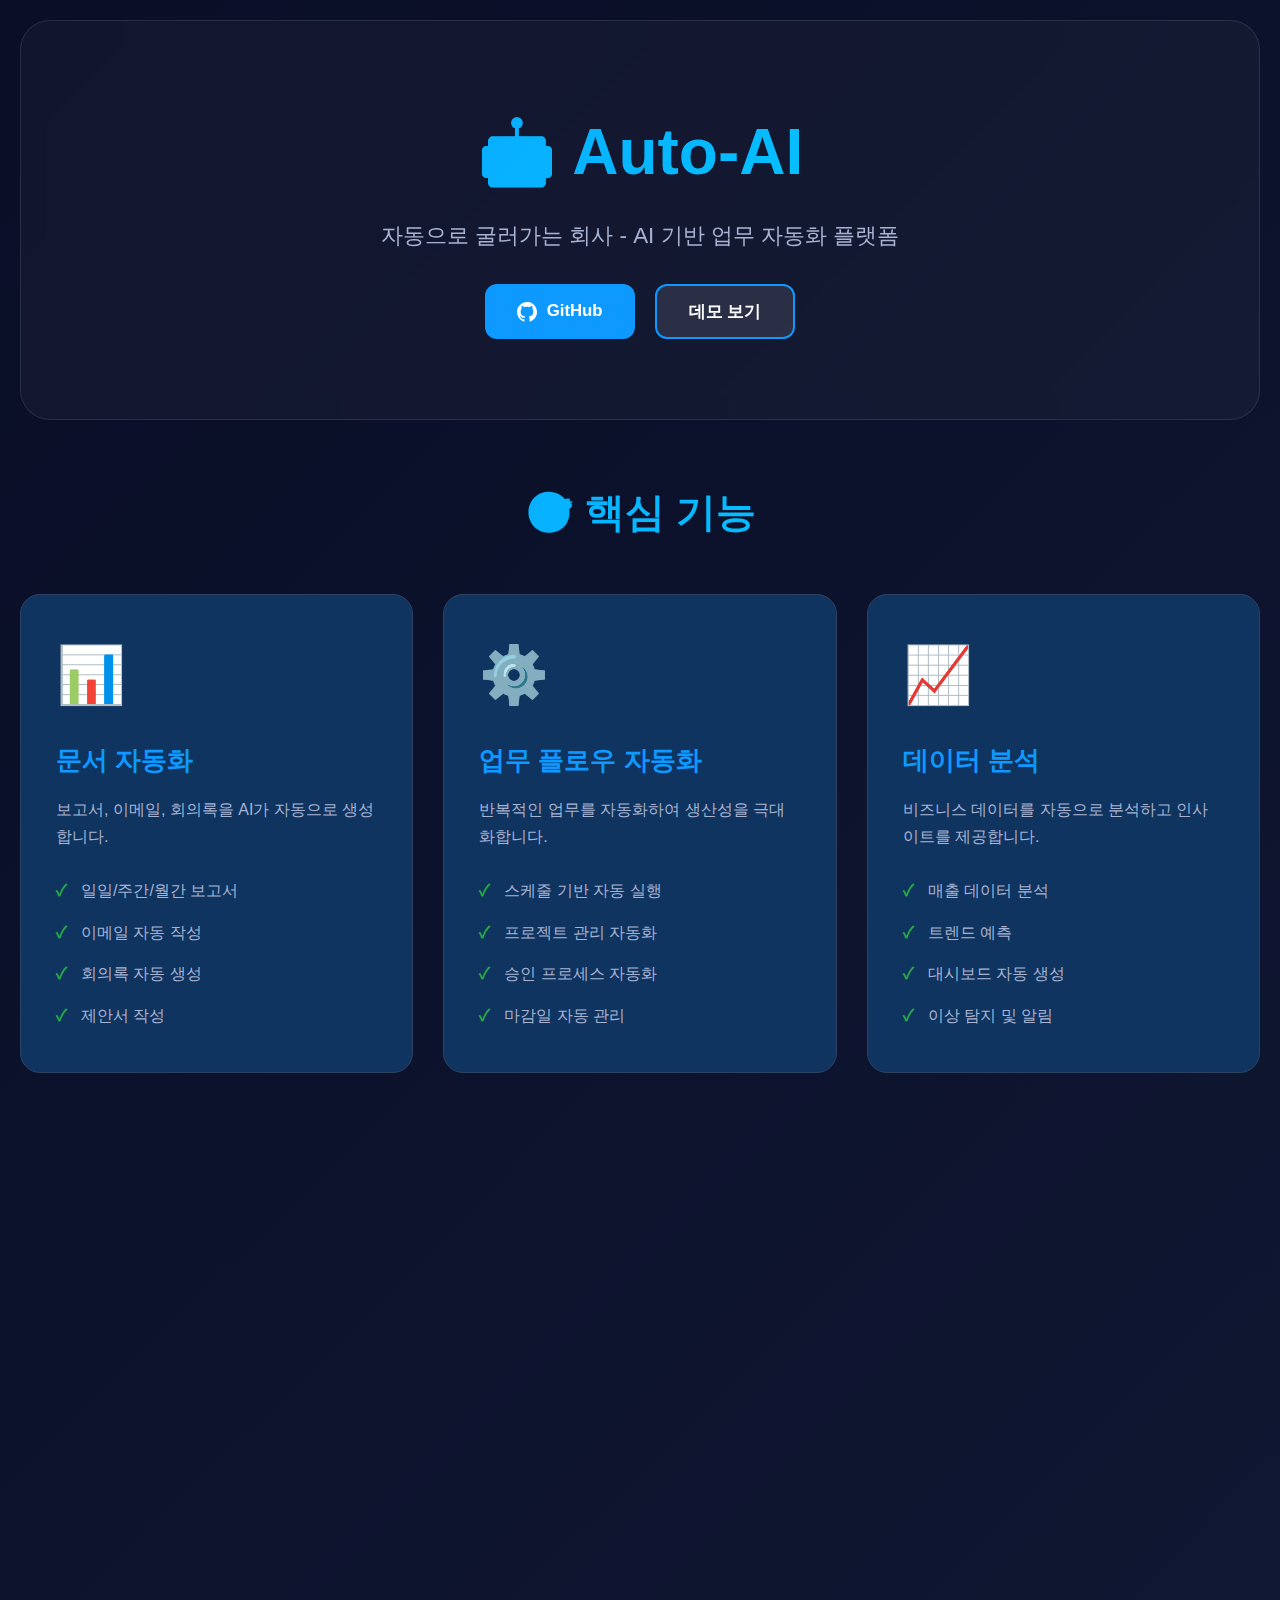
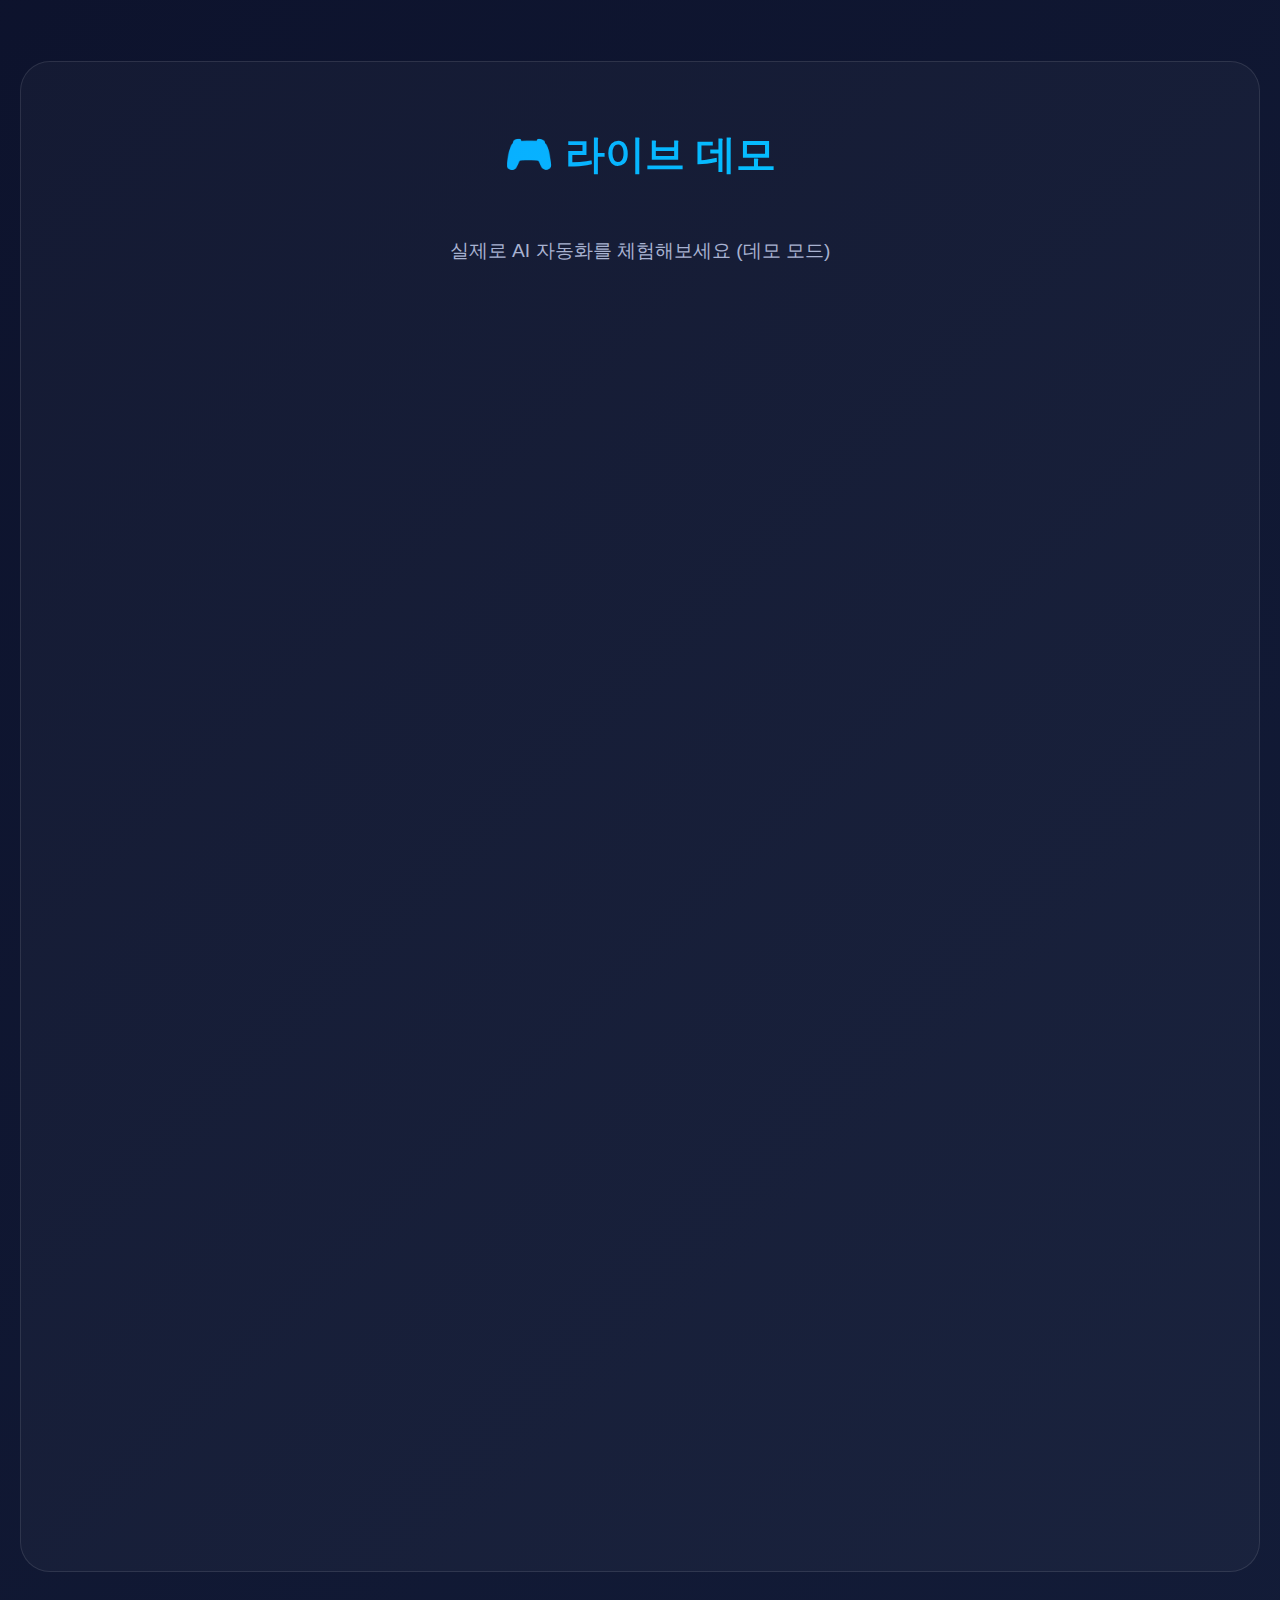
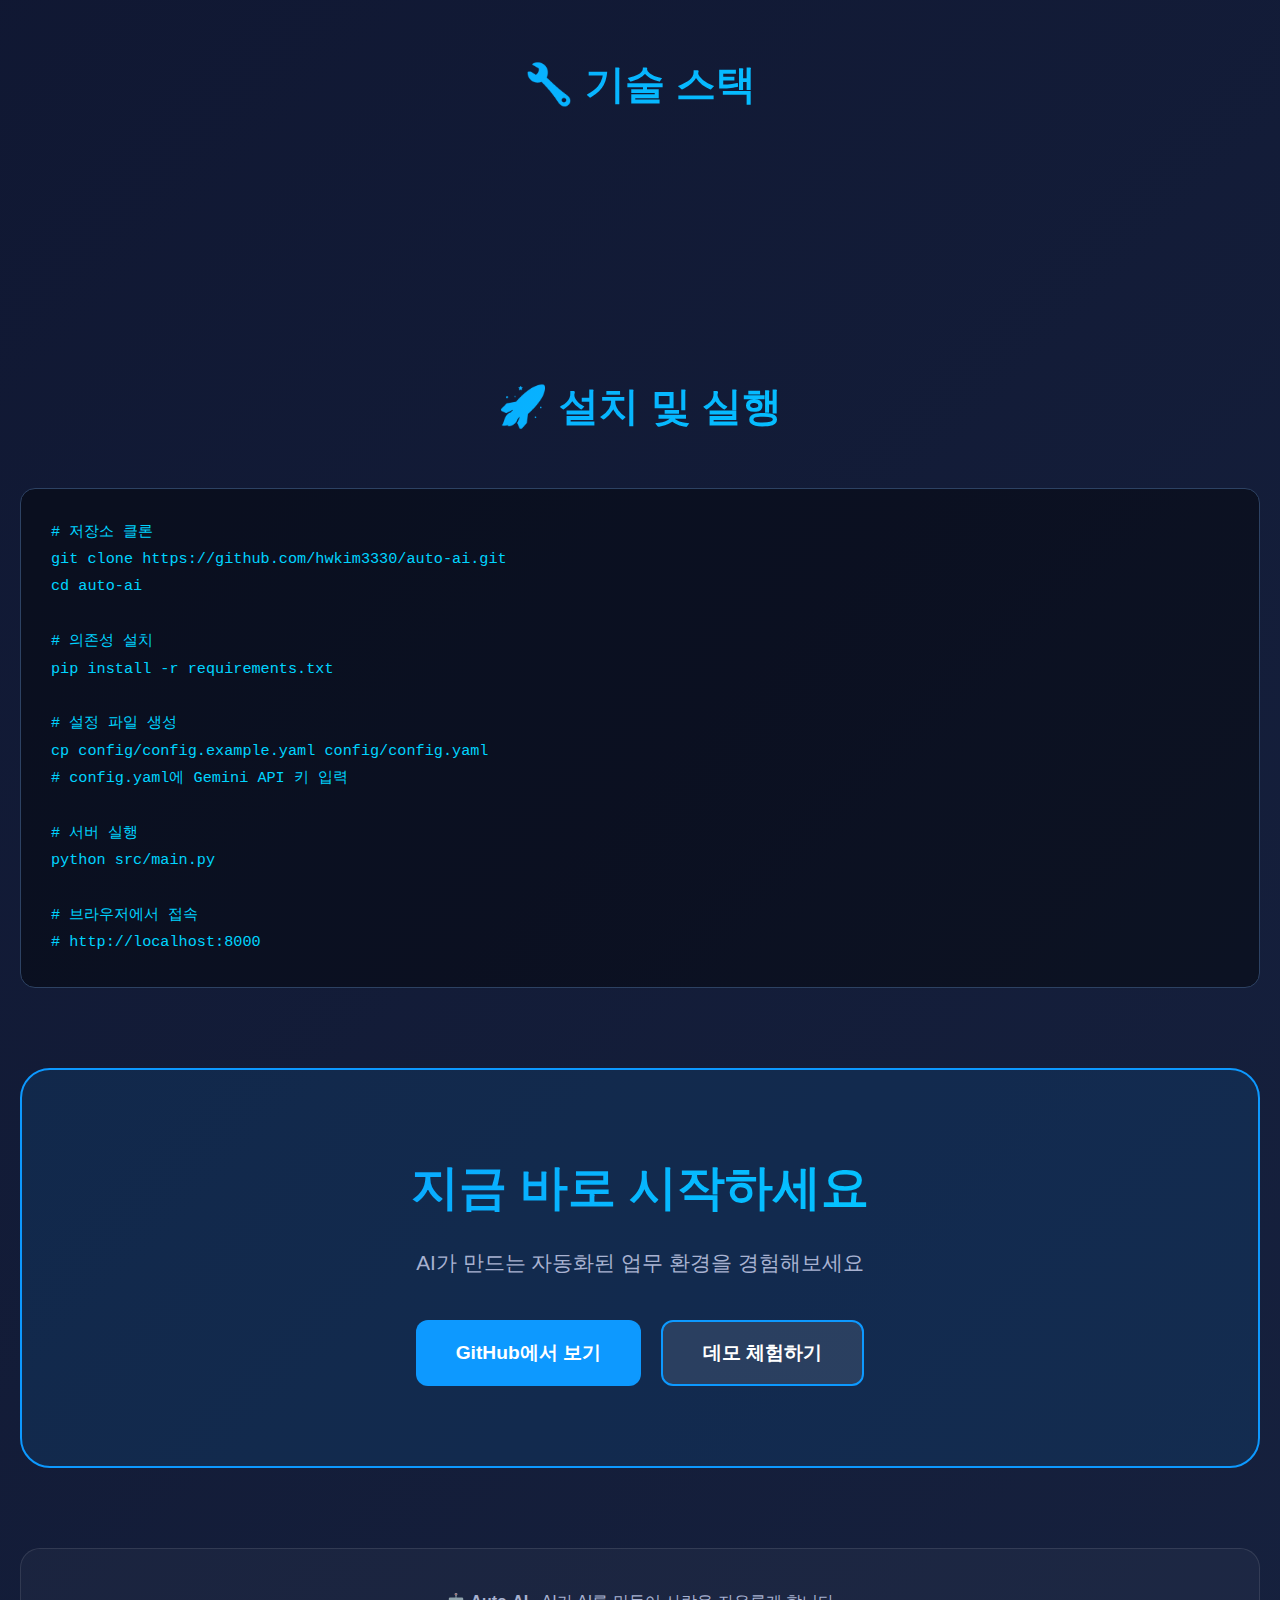
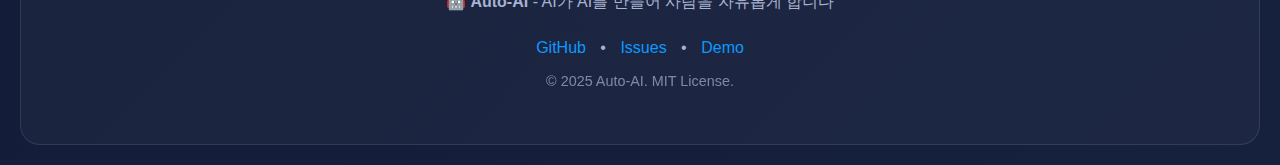
<file: index.html>
<!DOCTYPE html>
<html lang="ko">
<head>
    <meta charset="UTF-8">
    <meta name="viewport" content="width=device-width, initial-scale=1.0">
    <meta name="description" content="Auto-AI - AI 기반 업무 자동화 플랫폼. 자동으로 굴러가는 회사를 만듭니다.">
    <meta name="keywords" content="AI, 자동화, 업무자동화, Gemini, 비즈니스">
    <title>Auto-AI - Business Automation Platform</title>
    <link rel="stylesheet" href="assets/css/style.css">
</head>
<body>
    <div class="container">
        <header>
            <h1>🤖 Auto-AI</h1>
            <p class="subtitle">자동으로 굴러가는 회사 - AI 기반 업무 자동화 플랫폼</p>
            <div class="header-buttons">
                <a href="https://github.com/hwkim3330/auto-ai" target="_blank" class="btn-primary">
                    <svg width="20" height="20" viewBox="0 0 24 24" fill="currentColor">
                        <path d="M12 0c-6.626 0-12 5.373-12 12 0 5.302 3.438 9.8 8.207 11.387.599.111.793-.261.793-.577v-2.234c-3.338.726-4.033-1.416-4.033-1.416-.546-1.387-1.333-1.756-1.333-1.756-1.089-.745.083-.729.083-.729 1.205.084 1.839 1.237 1.839 1.237 1.07 1.834 2.807 1.304 3.492.997.107-.775.418-1.305.762-1.604-2.665-.305-5.467-1.334-5.467-5.931 0-1.311.469-2.381 1.236-3.221-.124-.303-.535-1.524.117-3.176 0 0 1.008-.322 3.301 1.23.957-.266 1.983-.399 3.003-.404 1.02.005 2.047.138 3.006.404 2.291-1.552 3.297-1.23 3.297-1.23.653 1.653.242 2.874.118 3.176.77.84 1.235 1.911 1.235 3.221 0 4.609-2.807 5.624-5.479 5.921.43.372.823 1.102.823 2.222v3.293c0 .319.192.694.801.576 4.765-1.589 8.199-6.086 8.199-11.386 0-6.627-5.373-12-12-12z"/>
                    </svg>
                    GitHub
                </a>
                <button onclick="scrollToDemo()" class="btn-secondary">데모 보기</button>
            </div>
        </header>

        <section class="features-section">
            <h2>🎯 핵심 기능</h2>
            <div class="features-grid">
                <div class="feature-card">
                    <div class="feature-icon">📊</div>
                    <h3>문서 자동화</h3>
                    <p>보고서, 이메일, 회의록을 AI가 자동으로 생성합니다.</p>
                    <ul>
                        <li>일일/주간/월간 보고서</li>
                        <li>이메일 자동 작성</li>
                        <li>회의록 자동 생성</li>
                        <li>제안서 작성</li>
                    </ul>
                </div>

                <div class="feature-card">
                    <div class="feature-icon">⚙️</div>
                    <h3>업무 플로우 자동화</h3>
                    <p>반복적인 업무를 자동화하여 생산성을 극대화합니다.</p>
                    <ul>
                        <li>스케줄 기반 자동 실행</li>
                        <li>프로젝트 관리 자동화</li>
                        <li>승인 프로세스 자동화</li>
                        <li>마감일 자동 관리</li>
                    </ul>
                </div>

                <div class="feature-card">
                    <div class="feature-icon">📈</div>
                    <h3>데이터 분석</h3>
                    <p>비즈니스 데이터를 자동으로 분석하고 인사이트를 제공합니다.</p>
                    <ul>
                        <li>매출 데이터 분석</li>
                        <li>트렌드 예측</li>
                        <li>대시보드 자동 생성</li>
                        <li>이상 탐지 및 알림</li>
                    </ul>
                </div>

                <div class="feature-card">
                    <div class="feature-icon">💬</div>
                    <h3>커뮤니케이션 자동화</h3>
                    <p>이메일, 메신저 등 커뮤니케이션을 자동화합니다.</p>
                    <ul>
                        <li>이메일 자동 응답</li>
                        <li>Slack/Teams 통합</li>
                        <li>회의 일정 조율</li>
                        <li>알림 자동 발송</li>
                    </ul>
                </div>

                <div class="feature-card">
                    <div class="feature-icon">🤖</div>
                    <h3>AI 의사결정 지원</h3>
                    <p>AI가 데이터를 분석하여 최적의 의사결정을 제안합니다.</p>
                    <ul>
                        <li>시나리오 시뮬레이션</li>
                        <li>리스크 분석</li>
                        <li>최적화 솔루션</li>
                        <li>예측 모델링</li>
                    </ul>
                </div>

                <div class="feature-card">
                    <div class="feature-icon">🔒</div>
                    <h3>보안 & 모니터링</h3>
                    <p>안전하고 투명한 자동화 시스템을 제공합니다.</p>
                    <ul>
                        <li>실시간 모니터링</li>
                        <li>감사 로그</li>
                        <li>권한 관리</li>
                        <li>데이터 암호화</li>
                    </ul>
                </div>
            </div>
        </section>

        <section class="demo-section" id="demo">
            <h2>🎮 라이브 데모</h2>
            <p class="demo-description">실제로 AI 자동화를 체험해보세요 (데모 모드)</p>

            <div class="demo-container">
                <div class="demo-panel">
                    <h3>💬 AI 챗봇</h3>
                    <div class="chat-container">
                        <div id="chat-messages" class="chat-messages">
                            <div class="chat-message ai">
                                안녕하세요! Auto-AI 데모 챗봇입니다. 무엇을 도와드릴까요?
                            </div>
                        </div>
                        <div class="chat-input-container">
                            <input
                                type="text"
                                id="chat-input"
                                placeholder="메시지를 입력하세요..."
                                class="chat-input"
                            >
                            <button onclick="sendDemoMessage()" class="btn-primary">전송</button>
                        </div>
                    </div>
                </div>

                <div class="demo-panel">
                    <h3>📊 자동 보고서 생성</h3>
                    <div class="report-generator">
                        <div class="input-group">
                            <label>매출액 (원):</label>
                            <input type="number" id="sales" value="15000000" class="demo-input">
                        </div>
                        <div class="input-group">
                            <label>신규 고객 수:</label>
                            <input type="number" id="customers" value="45" class="demo-input">
                        </div>
                        <div class="input-group">
                            <label>완료된 작업:</label>
                            <input type="number" id="tasks" value="23" class="demo-input">
                        </div>
                        <button onclick="generateDemoReport()" class="btn-primary full-width">
                            📝 일일 보고서 생성
                        </button>
                        <div id="report-output" class="output-area"></div>
                    </div>
                </div>

                <div class="demo-panel">
                    <h3>📧 이메일 자동 작성</h3>
                    <div class="email-generator">
                        <div class="input-group">
                            <label>목적:</label>
                            <select id="email-purpose" class="demo-input">
                                <option value="프로젝트 제안">프로젝트 제안</option>
                                <option value="회의 요청">회의 요청</option>
                                <option value="진행 상황 보고">진행 상황 보고</option>
                                <option value="감사 인사">감사 인사</option>
                            </select>
                        </div>
                        <div class="input-group">
                            <label>수신자:</label>
                            <input type="text" id="recipient" value="김대리" class="demo-input">
                        </div>
                        <button onclick="generateDemoEmail()" class="btn-primary full-width">
                            ✉️ 이메일 생성
                        </button>
                        <div id="email-output" class="output-area"></div>
                    </div>
                </div>

                <div class="demo-panel">
                    <h3>⏰ 예정된 자동화 작업</h3>
                    <div class="tasks-list">
                        <div class="task-item">
                            <div class="task-icon">📊</div>
                            <div class="task-info">
                                <h4>일일 아침 브리핑</h4>
                                <p>매일 오전 9:00</p>
                                <span class="task-status active">활성</span>
                            </div>
                        </div>
                        <div class="task-item">
                            <div class="task-icon">📧</div>
                            <div class="task-info">
                                <h4>이메일 자동 분류</h4>
                                <p>매 30분마다</p>
                                <span class="task-status active">활성</span>
                            </div>
                        </div>
                        <div class="task-item">
                            <div class="task-icon">📝</div>
                            <div class="task-info">
                                <h4>주간 리포트 생성</h4>
                                <p>매주 월요일 10:00</p>
                                <span class="task-status active">활성</span>
                            </div>
                        </div>
                        <div class="task-item">
                            <div class="task-icon">📈</div>
                            <div class="task-info">
                                <h4>월간 성과 분석</h4>
                                <p>매월 1일 10:00</p>
                                <span class="task-status active">활성</span>
                            </div>
                        </div>
                    </div>
                </div>
            </div>
        </section>

        <section class="tech-section">
            <h2>🔧 기술 스택</h2>
            <div class="tech-grid">
                <div class="tech-item">
                    <h3>AI/ML</h3>
                    <p>Google Gemini API</p>
                </div>
                <div class="tech-item">
                    <h3>Backend</h3>
                    <p>Python, FastAPI</p>
                </div>
                <div class="tech-item">
                    <h3>Frontend</h3>
                    <p>HTML5, CSS3, JavaScript</p>
                </div>
                <div class="tech-item">
                    <h3>Automation</h3>
                    <p>APScheduler</p>
                </div>
            </div>
        </section>

        <section class="install-section">
            <h2>🚀 설치 및 실행</h2>
            <div class="code-block">
                <pre><code># 저장소 클론
git clone https://github.com/hwkim3330/auto-ai.git
cd auto-ai

# 의존성 설치
pip install -r requirements.txt

# 설정 파일 생성
cp config/config.example.yaml config/config.yaml
# config.yaml에 Gemini API 키 입력

# 서버 실행
python src/main.py

# 브라우저에서 접속
# http://localhost:8000</code></pre>
            </div>
        </section>

        <section class="cta-section">
            <h2>지금 바로 시작하세요</h2>
            <p>AI가 만드는 자동화된 업무 환경을 경험해보세요</p>
            <div class="cta-buttons">
                <a href="https://github.com/hwkim3330/auto-ai" target="_blank" class="btn-large btn-primary">
                    GitHub에서 보기
                </a>
                <button onclick="scrollToDemo()" class="btn-large btn-secondary">
                    데모 체험하기
                </button>
            </div>
        </section>

        <footer>
            <div class="footer-content">
                <p>🤖 <strong>Auto-AI</strong> - AI가 AI를 만들어 사람을 자유롭게 합니다</p>
                <p class="footer-links">
                    <a href="https://github.com/hwkim3330/auto-ai" target="_blank">GitHub</a> •
                    <a href="https://github.com/hwkim3330/auto-ai/issues" target="_blank">Issues</a> •
                    <a href="#demo">Demo</a>
                </p>
                <p class="copyright">© 2025 Auto-AI. MIT License.</p>
            </div>
        </footer>
    </div>

    <script src="assets/js/demo.js"></script>
</body>
</html>
</file>
<file: assets/css/style.css>
/* Auto-AI GitHub Pages Stylesheet */

:root {
    --primary-color: #0d99ff;
    --primary-dark: #0b7dd1;
    --secondary-color: #6c757d;
    --success-color: #28a745;
    --danger-color: #dc3545;
    --warning-color: #ffc107;
    --dark-bg: #0a0e27;
    --medium-bg: #16213e;
    --light-bg: #1a2942;
    --card-bg: #0f3460;
    --text-primary: #ffffff;
    --text-secondary: #a8b2d1;
    --border-color: #2d4263;
    --accent-gradient: linear-gradient(135deg, #0d99ff, #00d4ff);
}

* {
    margin: 0;
    padding: 0;
    box-sizing: border-box;
}

html {
    scroll-behavior: smooth;
}

body {
    font-family: -apple-system, BlinkMacSystemFont, 'Segoe UI', 'Roboto', 'Oxygen', 'Ubuntu', 'Cantarell', sans-serif;
    background: linear-gradient(135deg, var(--dark-bg) 0%, var(--medium-bg) 100%);
    color: var(--text-primary);
    line-height: 1.6;
    min-height: 100vh;
}

.container {
    max-width: 1400px;
    margin: 0 auto;
    padding: 20px;
}

/* Header */
header {
    text-align: center;
    padding: 80px 20px;
    background: rgba(255, 255, 255, 0.03);
    border-radius: 30px;
    margin-bottom: 60px;
    backdrop-filter: blur(10px);
    border: 1px solid rgba(255, 255, 255, 0.1);
}

header h1 {
    font-size: 4em;
    margin-bottom: 15px;
    background: var(--accent-gradient);
    -webkit-background-clip: text;
    -webkit-text-fill-color: transparent;
    background-clip: text;
    animation: fadeInDown 0.8s ease-out;
}

header .subtitle {
    color: var(--text-secondary);
    font-size: 1.4em;
    margin-bottom: 30px;
    animation: fadeInUp 0.8s ease-out 0.2s both;
}

.header-buttons {
    display: flex;
    gap: 20px;
    justify-content: center;
    flex-wrap: wrap;
    animation: fadeInUp 0.8s ease-out 0.4s both;
}

/* Buttons */
.btn-primary, .btn-secondary, .btn-large {
    padding: 14px 32px;
    border: none;
    border-radius: 12px;
    font-size: 1.05em;
    font-weight: 600;
    cursor: pointer;
    transition: all 0.3s ease;
    text-decoration: none;
    display: inline-flex;
    align-items: center;
    gap: 10px;
}

.btn-primary {
    background: var(--primary-color);
    color: white;
}

.btn-primary:hover {
    background: var(--primary-dark);
    transform: translateY(-3px);
    box-shadow: 0 10px 25px rgba(13, 153, 255, 0.4);
}

.btn-secondary {
    background: rgba(255, 255, 255, 0.1);
    color: white;
    border: 2px solid var(--primary-color);
}

.btn-secondary:hover {
    background: rgba(13, 153, 255, 0.2);
    transform: translateY(-3px);
}

.btn-large {
    padding: 18px 40px;
    font-size: 1.2em;
}

.full-width {
    width: 100%;
}

/* Sections */
section {
    margin-bottom: 80px;
    animation: fadeIn 0.8s ease-out;
}

section h2 {
    font-size: 2.5em;
    text-align: center;
    margin-bottom: 50px;
    background: var(--accent-gradient);
    -webkit-background-clip: text;
    -webkit-text-fill-color: transparent;
    background-clip: text;
}

/* Features Grid */
.features-grid {
    display: grid;
    grid-template-columns: repeat(auto-fit, minmax(350px, 1fr));
    gap: 30px;
}

.feature-card {
    background: var(--card-bg);
    padding: 35px;
    border-radius: 20px;
    border: 1px solid var(--border-color);
    transition: all 0.3s ease;
}

.feature-card:hover {
    transform: translateY(-8px);
    box-shadow: 0 15px 40px rgba(13, 153, 255, 0.2);
    border-color: var(--primary-color);
}

.feature-icon {
    font-size: 3.5em;
    margin-bottom: 20px;
}

.feature-card h3 {
    color: var(--primary-color);
    font-size: 1.6em;
    margin-bottom: 15px;
}

.feature-card p {
    color: var(--text-secondary);
    margin-bottom: 20px;
    line-height: 1.7;
}

.feature-card ul {
    list-style: none;
}

.feature-card ul li {
    padding: 8px 0;
    padding-left: 25px;
    position: relative;
    color: var(--text-secondary);
}

.feature-card ul li:before {
    content: "✓";
    position: absolute;
    left: 0;
    color: var(--success-color);
    font-weight: bold;
}

/* Demo Section */
.demo-section {
    background: rgba(255, 255, 255, 0.03);
    padding: 60px 40px;
    border-radius: 30px;
    border: 1px solid rgba(255, 255, 255, 0.1);
}

.demo-description {
    text-align: center;
    color: var(--text-secondary);
    font-size: 1.2em;
    margin-bottom: 40px;
}

.demo-container {
    display: grid;
    grid-template-columns: repeat(auto-fit, minmax(450px, 1fr));
    gap: 30px;
}

.demo-panel {
    background: var(--card-bg);
    padding: 30px;
    border-radius: 20px;
    border: 1px solid var(--border-color);
}

.demo-panel h3 {
    color: var(--primary-color);
    font-size: 1.5em;
    margin-bottom: 20px;
    border-bottom: 2px solid var(--primary-color);
    padding-bottom: 12px;
}

/* Chat */
.chat-container {
    display: flex;
    flex-direction: column;
    height: 400px;
}

.chat-messages {
    flex: 1;
    overflow-y: auto;
    padding: 20px;
    background: rgba(0, 0, 0, 0.3);
    border-radius: 15px;
    margin-bottom: 20px;
}

.chat-message {
    margin-bottom: 15px;
    padding: 12px 18px;
    border-radius: 15px;
    max-width: 85%;
    animation: slideIn 0.3s ease-out;
}

.chat-message.user {
    background: var(--primary-color);
    margin-left: auto;
    text-align: right;
}

.chat-message.ai {
    background: rgba(255, 255, 255, 0.1);
    margin-right: auto;
}

.chat-input-container {
    display: flex;
    gap: 12px;
}

.chat-input, .demo-input {
    flex: 1;
    padding: 14px 18px;
    background: rgba(255, 255, 255, 0.08);
    border: 2px solid var(--border-color);
    border-radius: 12px;
    color: var(--text-primary);
    font-size: 1em;
}

.chat-input:focus, .demo-input:focus {
    outline: none;
    border-color: var(--primary-color);
    background: rgba(255, 255, 255, 0.12);
}

/* Report & Email Generator */
.input-group {
    margin-bottom: 20px;
}

.input-group label {
    display: block;
    color: var(--text-secondary);
    margin-bottom: 8px;
    font-weight: 600;
}

.output-area {
    margin-top: 25px;
    padding: 20px;
    background: rgba(0, 0, 0, 0.3);
    border-radius: 15px;
    border-left: 4px solid var(--primary-color);
    min-height: 100px;
    white-space: pre-wrap;
    font-size: 0.95em;
    line-height: 1.6;
    display: none;
}

.output-area.visible {
    display: block;
    animation: slideIn 0.4s ease-out;
}

/* Tasks List */
.tasks-list {
    display: grid;
    gap: 15px;
}

.task-item {
    display: flex;
    align-items: center;
    gap: 15px;
    padding: 18px;
    background: rgba(255, 255, 255, 0.05);
    border-radius: 12px;
    border-left: 4px solid var(--primary-color);
    transition: all 0.3s ease;
}

.task-item:hover {
    background: rgba(255, 255, 255, 0.08);
    transform: translateX(5px);
}

.task-icon {
    font-size: 2em;
}

.task-info {
    flex: 1;
}

.task-info h4 {
    color: var(--text-primary);
    margin-bottom: 5px;
}

.task-info p {
    color: var(--text-secondary);
    font-size: 0.9em;
}

.task-status {
    padding: 6px 14px;
    border-radius: 20px;
    font-size: 0.85em;
    font-weight: 600;
}

.task-status.active {
    background: var(--success-color);
    color: white;
}

/* Tech Grid */
.tech-grid {
    display: grid;
    grid-template-columns: repeat(auto-fit, minmax(250px, 1fr));
    gap: 25px;
}

.tech-item {
    background: var(--card-bg);
    padding: 30px;
    border-radius: 15px;
    text-align: center;
    border: 1px solid var(--border-color);
    transition: all 0.3s ease;
}

.tech-item:hover {
    transform: translateY(-5px);
    border-color: var(--primary-color);
}

.tech-item h3 {
    color: var(--primary-color);
    margin-bottom: 10px;
}

.tech-item p {
    color: var(--text-secondary);
}

/* Code Block */
.code-block {
    background: rgba(0, 0, 0, 0.4);
    padding: 30px;
    border-radius: 15px;
    border: 1px solid var(--border-color);
    overflow-x: auto;
}

.code-block pre {
    margin: 0;
}

.code-block code {
    color: #00d4ff;
    font-family: 'Courier New', monospace;
    font-size: 0.95em;
    line-height: 1.8;
}

/* CTA Section */
.cta-section {
    text-align: center;
    background: rgba(13, 153, 255, 0.1);
    padding: 80px 40px;
    border-radius: 30px;
    border: 2px solid var(--primary-color);
}

.cta-section h2 {
    font-size: 3em;
    margin-bottom: 20px;
}

.cta-section p {
    font-size: 1.3em;
    color: var(--text-secondary);
    margin-bottom: 40px;
}

.cta-buttons {
    display: flex;
    gap: 20px;
    justify-content: center;
    flex-wrap: wrap;
}

/* Footer */
footer {
    text-align: center;
    padding: 40px 20px;
    background: rgba(255, 255, 255, 0.03);
    border-radius: 20px;
    margin-top: 60px;
    border: 1px solid rgba(255, 255, 255, 0.1);
}

.footer-content p {
    margin-bottom: 10px;
    color: var(--text-secondary);
}

.footer-links {
    margin: 20px 0;
}

.footer-links a {
    color: var(--primary-color);
    text-decoration: none;
    margin: 0 10px;
    transition: color 0.3s ease;
}

.footer-links a:hover {
    color: var(--text-primary);
}

.copyright {
    font-size: 0.9em;
    opacity: 0.7;
}

/* Scrollbar */
::-webkit-scrollbar {
    width: 10px;
}

::-webkit-scrollbar-track {
    background: rgba(255, 255, 255, 0.05);
    border-radius: 10px;
}

::-webkit-scrollbar-thumb {
    background: var(--primary-color);
    border-radius: 10px;
}

::-webkit-scrollbar-thumb:hover {
    background: var(--primary-dark);
}

/* Animations */
@keyframes fadeIn {
    from {
        opacity: 0;
        transform: translateY(30px);
    }
    to {
        opacity: 1;
        transform: translateY(0);
    }
}

@keyframes fadeInDown {
    from {
        opacity: 0;
        transform: translateY(-30px);
    }
    to {
        opacity: 1;
        transform: translateY(0);
    }
}

@keyframes fadeInUp {
    from {
        opacity: 0;
        transform: translateY(30px);
    }
    to {
        opacity: 1;
        transform: translateY(0);
    }
}

@keyframes slideIn {
    from {
        opacity: 0;
        transform: translateX(-20px);
    }
    to {
        opacity: 1;
        transform: translateX(0);
    }
}

/* Responsive */
@media (max-width: 768px) {
    header h1 {
        font-size: 2.5em;
    }

    header .subtitle {
        font-size: 1.1em;
    }

    .features-grid, .demo-container, .tech-grid {
        grid-template-columns: 1fr;
    }

    .cta-section h2 {
        font-size: 2em;
    }

    .cta-buttons {
        flex-direction: column;
        align-items: stretch;
    }
}
</file>
